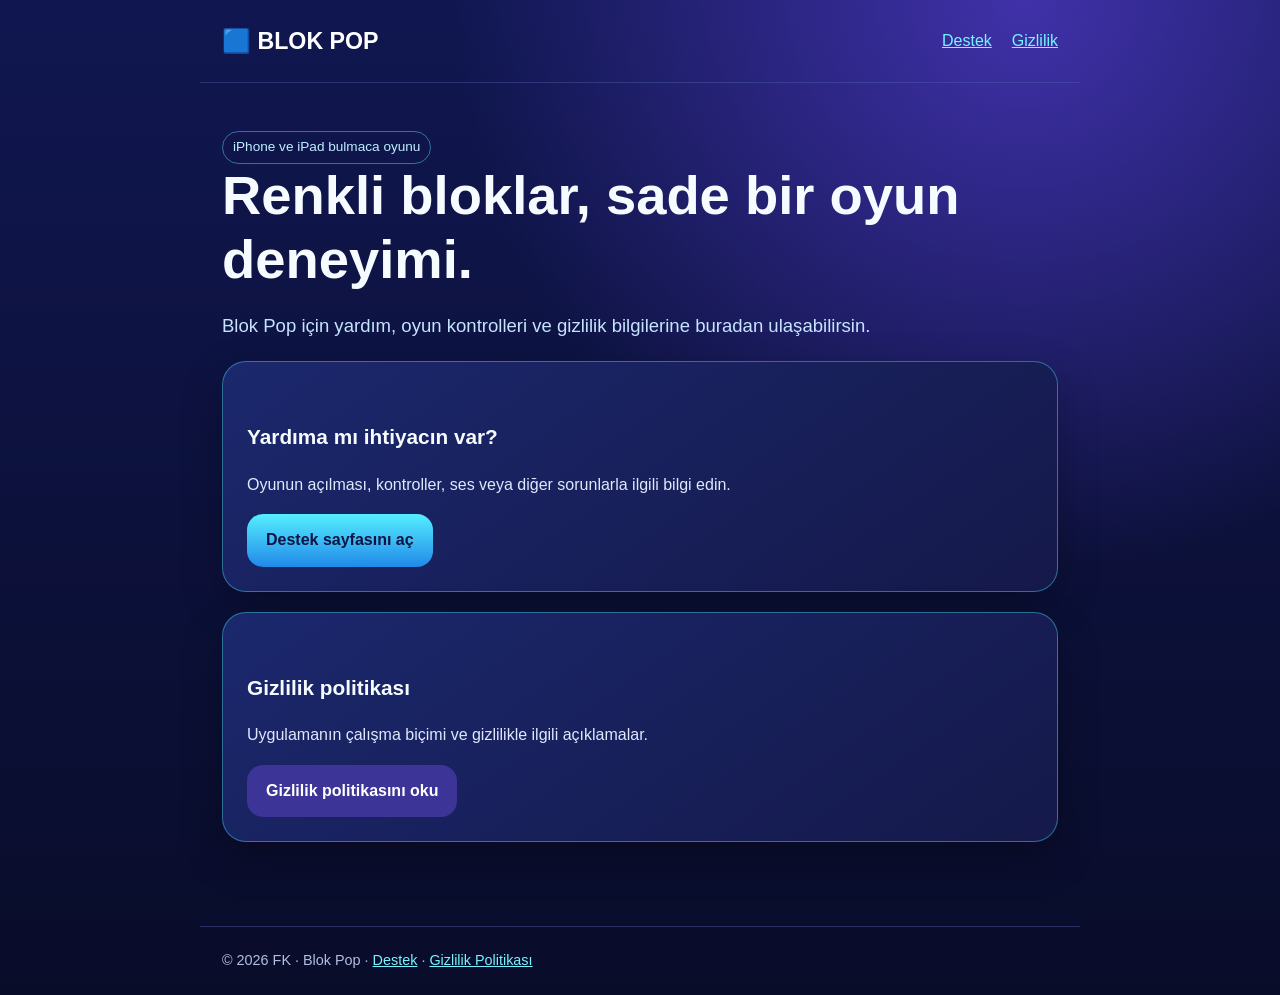
<file: index.html>
<!doctype html><html lang="tr"><head><meta charset="utf-8"><meta name="viewport" content="width=device-width,initial-scale=1"><meta name="description" content="Blok Pop oyunu için destek, sık sorulan sorular ve gizlilik politikası."><title>Blok Pop | Destek ve Gizlilik</title><link rel="stylesheet" href="style.css"></head><body><header><a class="logo" href="index.html">🟦 BLOK POP</a><nav><a href="support.html">Destek</a><a href="privacy.html">Gizlilik</a></nav></header><main><span class="pill">iPhone ve iPad bulmaca oyunu</span><h1>Renkli bloklar, sade bir oyun deneyimi.</h1><p class="lead">Blok Pop için yardım, oyun kontrolleri ve gizlilik bilgilerine buradan ulaşabilirsin.</p><div class="card"><h2>Yardıma mı ihtiyacın var?</h2><p>Oyunun açılması, kontroller, ses veya diğer sorunlarla ilgili bilgi edin.</p><a class="btn" href="support.html">Destek sayfasını aç</a></div><div class="card"><h2>Gizlilik politikası</h2><p>Uygulamanın çalışma biçimi ve gizlilikle ilgili açıklamalar.</p><a class="btn secondary" href="privacy.html">Gizlilik politikasını oku</a></div></main><footer>© 2026 FK · Blok Pop · <a href="support.html">Destek</a> · <a href="privacy.html">Gizlilik Politikası</a></footer></body></html>
</file>
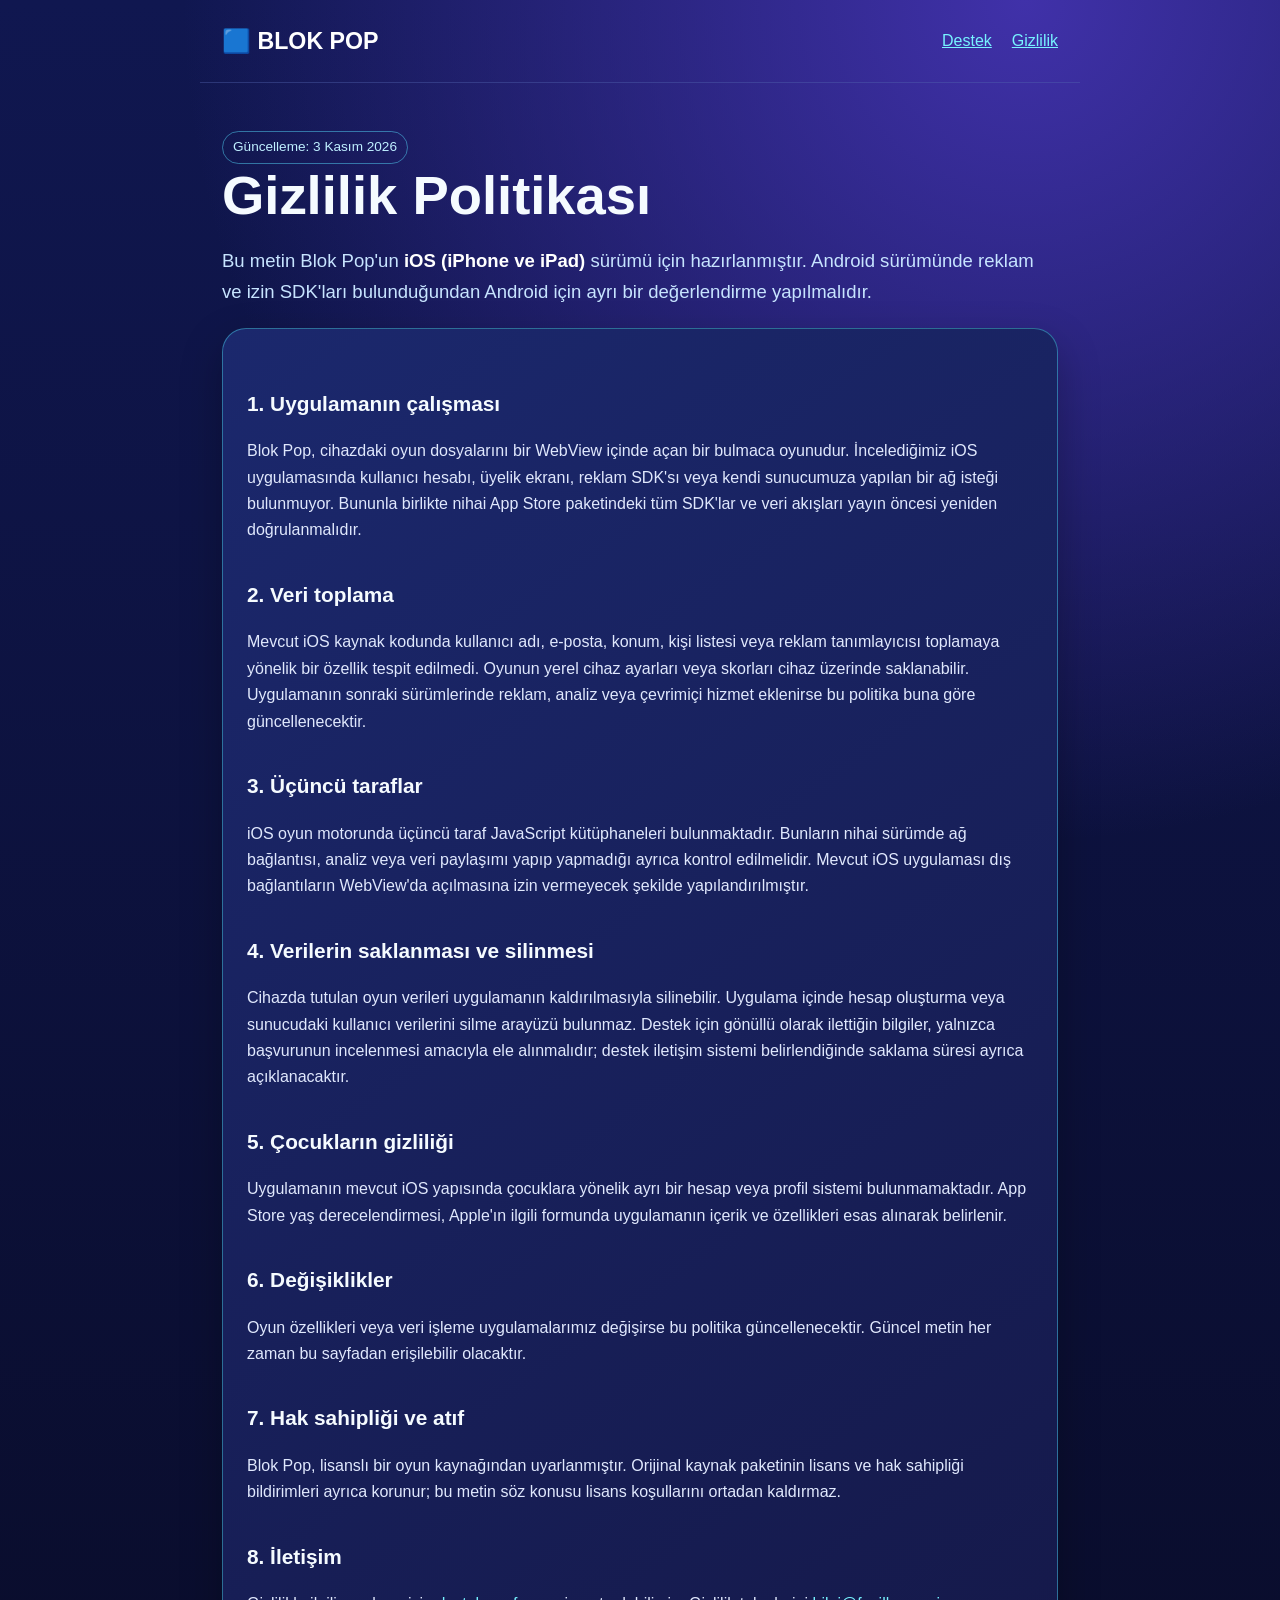
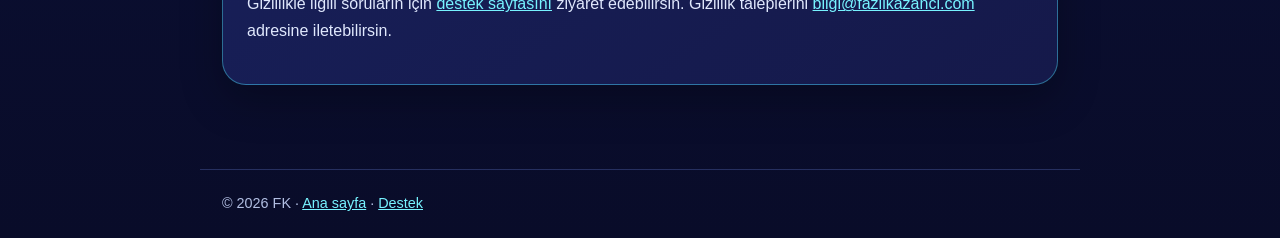
<file: privacy.html>
<!doctype html><html lang="tr"><head><meta charset="utf-8"><meta name="viewport" content="width=device-width,initial-scale=1"><meta name="description" content="Blok Pop iOS uygulamasının gizlilik politikası."><title>Blok Pop | Gizlilik Politikası</title><link rel="stylesheet" href="style.css"></head><body><header><a class="logo" href="index.html">🟦 BLOK POP</a><nav><a href="support.html">Destek</a><a href="privacy.html" aria-current="page">Gizlilik</a></nav></header><main><span class="pill">Güncelleme: 3 Kasım 2026</span><h1>Gizlilik Politikası</h1><p class="lead">Bu metin Blok Pop'un <strong>iOS (iPhone ve iPad)</strong> sürümü için hazırlanmıştır. Android sürümünde reklam ve izin SDK'ları bulunduğundan Android için ayrı bir değerlendirme yapılmalıdır.</p><section class="card"><h2>1. Uygulamanın çalışması</h2><p>Blok Pop, cihazdaki oyun dosyalarını bir WebView içinde açan bir bulmaca oyunudur. İncelediğimiz iOS uygulamasında kullanıcı hesabı, üyelik ekranı, reklam SDK'sı veya kendi sunucumuza yapılan bir ağ isteği bulunmuyor. Bununla birlikte nihai App Store paketindeki tüm SDK'lar ve veri akışları yayın öncesi yeniden doğrulanmalıdır.</p><h2>2. Veri toplama</h2><p>Mevcut iOS kaynak kodunda kullanıcı adı, e-posta, konum, kişi listesi veya reklam tanımlayıcısı toplamaya yönelik bir özellik tespit edilmedi. Oyunun yerel cihaz ayarları veya skorları cihaz üzerinde saklanabilir. Uygulamanın sonraki sürümlerinde reklam, analiz veya çevrimiçi hizmet eklenirse bu politika buna göre güncellenecektir.</p><h2>3. Üçüncü taraflar</h2><p>iOS oyun motorunda üçüncü taraf JavaScript kütüphaneleri bulunmaktadır. Bunların nihai sürümde ağ bağlantısı, analiz veya veri paylaşımı yapıp yapmadığı ayrıca kontrol edilmelidir. Mevcut iOS uygulaması dış bağlantıların WebView'da açılmasına izin vermeyecek şekilde yapılandırılmıştır.</p><h2>4. Verilerin saklanması ve silinmesi</h2><p>Cihazda tutulan oyun verileri uygulamanın kaldırılmasıyla silinebilir. Uygulama içinde hesap oluşturma veya sunucudaki kullanıcı verilerini silme arayüzü bulunmaz. Destek için gönüllü olarak ilettiğin bilgiler, yalnızca başvurunun incelenmesi amacıyla ele alınmalıdır; destek iletişim sistemi belirlendiğinde saklama süresi ayrıca açıklanacaktır.</p><h2>5. Çocukların gizliliği</h2><p>Uygulamanın mevcut iOS yapısında çocuklara yönelik ayrı bir hesap veya profil sistemi bulunmamaktadır. App Store yaş derecelendirmesi, Apple'ın ilgili formunda uygulamanın içerik ve özellikleri esas alınarak belirlenir.</p><h2>6. Değişiklikler</h2><p>Oyun özellikleri veya veri işleme uygulamalarımız değişirse bu politika güncellenecektir. Güncel metin her zaman bu sayfadan erişilebilir olacaktır.</p><h2>7. Hak sahipliği ve atıf</h2><p>Blok Pop, lisanslı bir oyun kaynağından uyarlanmıştır. Orijinal kaynak paketinin lisans ve hak sahipliği bildirimleri ayrıca korunur; bu metin söz konusu lisans koşullarını ortadan kaldırmaz.</p><h2>8. İletişim</h2><p>Gizlilikle ilgili soruların için <a href="support.html">destek sayfasını</a> ziyaret edebilirsin. Gizlilik taleplerini <a href="mailto:bilgi@fazilkazanci.com">bilgi@fazilkazanci.com</a> adresine iletebilirsin.</p></section></main><footer>© 2026 FK · <a href="index.html">Ana sayfa</a> · <a href="support.html">Destek</a></footer></body></html>
</file>
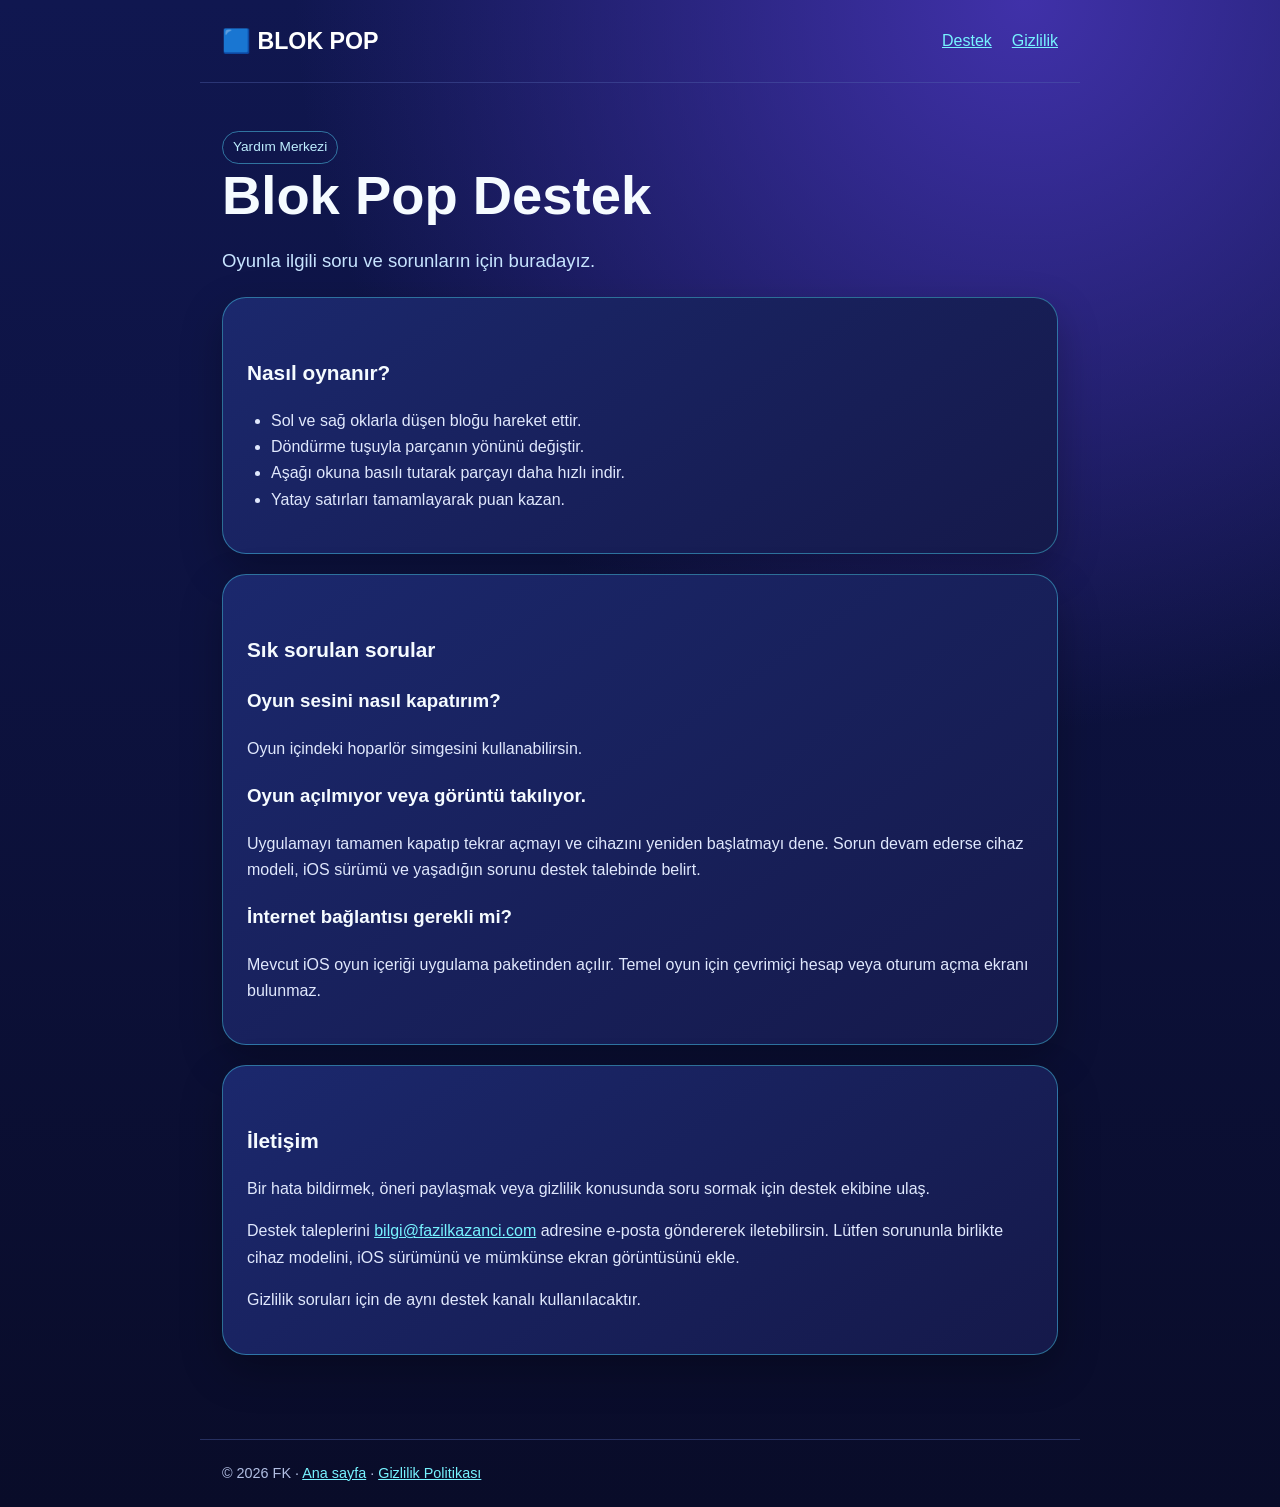
<file: support.html>
<!doctype html><html lang="tr"><head><meta charset="utf-8"><meta name="viewport" content="width=device-width,initial-scale=1"><meta name="description" content="Blok Pop iOS oyunu destek sayfası: kontroller, ses ve teknik yardım."><title>Blok Pop | Destek</title><link rel="stylesheet" href="style.css"></head><body><header><a class="logo" href="index.html">🟦 BLOK POP</a><nav><a href="support.html" aria-current="page">Destek</a><a href="privacy.html">Gizlilik</a></nav></header><main><span class="pill">Yardım Merkezi</span><h1>Blok Pop Destek</h1><p class="lead">Oyunla ilgili soru ve sorunların için buradayız.</p><section class="card"><h2>Nasıl oynanır?</h2><ul><li>Sol ve sağ oklarla düşen bloğu hareket ettir.</li><li>Döndürme tuşuyla parçanın yönünü değiştir.</li><li>Aşağı okuna basılı tutarak parçayı daha hızlı indir.</li><li>Yatay satırları tamamlayarak puan kazan.</li></ul></section><section class="card"><h2>Sık sorulan sorular</h2><h3>Oyun sesini nasıl kapatırım?</h3><p>Oyun içindeki hoparlör simgesini kullanabilirsin.</p><h3>Oyun açılmıyor veya görüntü takılıyor.</h3><p>Uygulamayı tamamen kapatıp tekrar açmayı ve cihazını yeniden başlatmayı dene. Sorun devam ederse cihaz modeli, iOS sürümü ve yaşadığın sorunu destek talebinde belirt.</p><h3>İnternet bağlantısı gerekli mi?</h3><p>Mevcut iOS oyun içeriği uygulama paketinden açılır. Temel oyun için çevrimiçi hesap veya oturum açma ekranı bulunmaz.</p></section><section class="card"><h2>İletişim</h2><p>Bir hata bildirmek, öneri paylaşmak veya gizlilik konusunda soru sormak için destek ekibine ulaş.</p><p>Destek taleplerini <a href="mailto:bilgi@fazilkazanci.com">bilgi@fazilkazanci.com</a> adresine e-posta göndererek iletebilirsin. Lütfen sorununla birlikte cihaz modelini, iOS sürümünü ve mümkünse ekran görüntüsünü ekle.</p><p>Gizlilik soruları için de aynı destek kanalı kullanılacaktır.</p></section></main><footer>© 2026 FK · <a href="index.html">Ana sayfa</a> · <a href="privacy.html">Gizlilik Politikası</a></footer></body></html>
</file>
<file: style.css>
:root{color-scheme:dark;--bg:#080b2b;--card:#172260;--accent:#4eeaff;--text:#f5fbff;--muted:#b5c9ef}*{box-sizing:border-box}body{margin:0;background:radial-gradient(circle at 80% 0%,#4031a9 0,transparent 40%),linear-gradient(180deg,#101750,#090c29);color:var(--text);font-family:-apple-system,BlinkMacSystemFont,"Segoe UI",Arial,sans-serif;line-height:1.65}a{color:#77f3ff}header,main,footer{max-width:880px;padding:22px;margin:auto}header{display:flex;align-items:center;justify-content:space-between;flex-wrap:wrap;gap:10px;border-bottom:1px solid #5364af66}header .logo{font-size:1.45rem;font-weight:900;color:white;text-decoration:none}nav{display:flex;gap:20px}main{padding-top:48px;padding-bottom:64px}h1{font-size:clamp(2rem,6vw,3.4rem);line-height:1.18;margin:0 0 14px}h2{margin-top:34px;font-size:1.3rem}p,li{color:#e0e8fd}.lead{font-size:1.16rem;color:#c7e4ff}.card{background:linear-gradient(145deg,#1b286d,#15194a);border:1px solid #4eeaff66;border-radius:24px;padding:24px;box-shadow:0 16px 42px #0004;margin:20px 0}.btn{display:inline-block;background:linear-gradient(#55eeff,#2189e9);border-radius:16px;color:#0e1545;padding:13px 19px;text-decoration:none;font-weight:800}.btn.secondary{background:#3c3496;color:white}.pill{display:inline-block;color:#bfefff;border:1px solid #56dfff77;padding:4px 10px;border-radius:30px;font-size:.85rem}footer{border-top:1px solid #5364af66;color:#b2bfe3;font-size:.9rem}small{color:#b5c9ef}ul{padding-left:24px}strong{color:#fff}.pending{background:#683c22;border:1px solid #f9b879;padding:12px 16px;border-radius:12px}@media(max-width:600px){header,main,footer{padding-left:18px;padding-right:18px}.card{padding:19px}}
</file>
